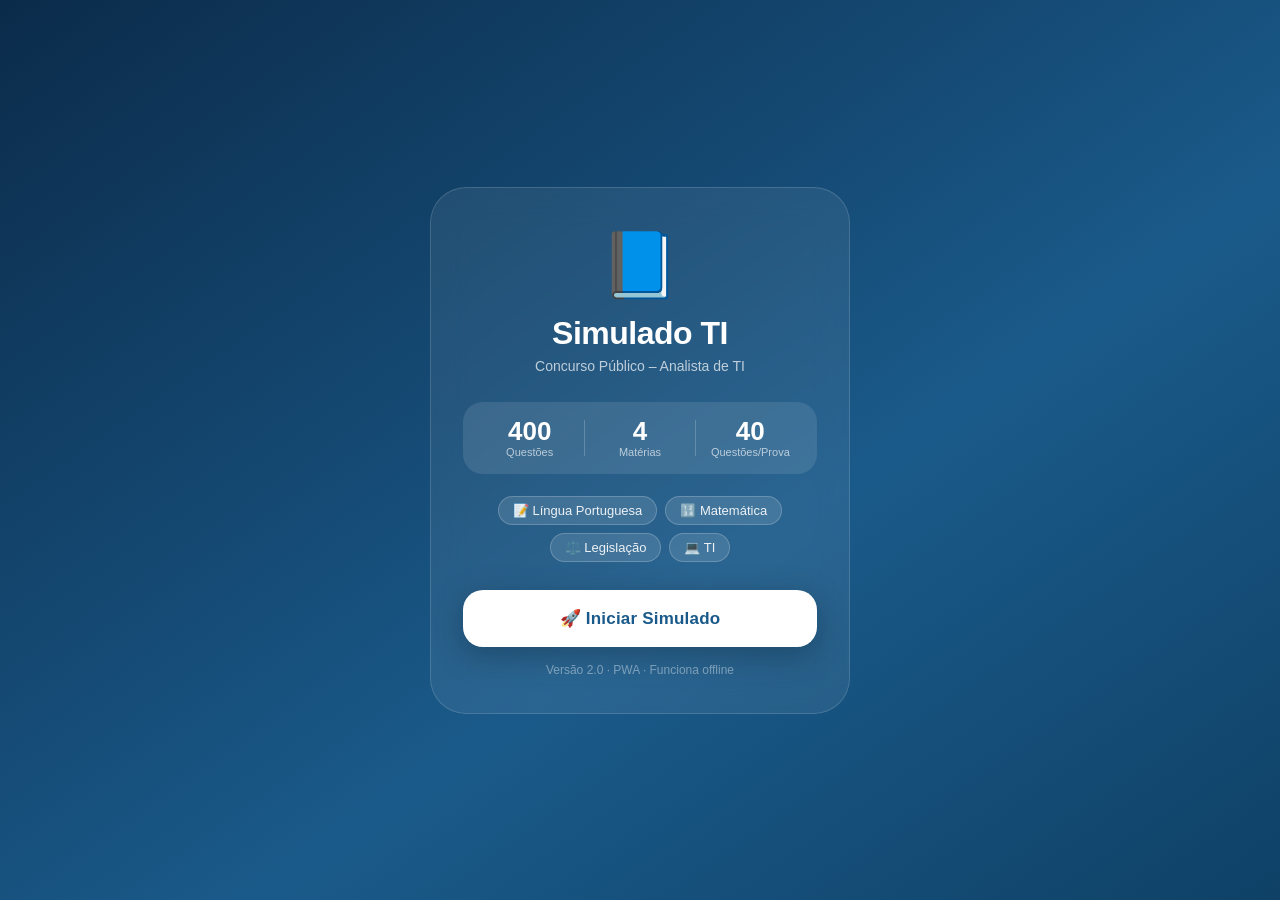
<file: index.html>
<!DOCTYPE html>
<html lang="pt-BR">
<head>
    <meta charset="UTF-8">
    <meta name="viewport" content="width=device-width, initial-scale=1.0, maximum-scale=1.0, user-scalable=no, viewport-fit=cover">
    <title>Simulado 400 – Analista de TI</title>
    <link rel="icon" href="data:image/svg+xml,%3Csvg xmlns='http://www.w3.org/2000/svg' viewBox='0 0 100 100'%3E%3Crect width='100' height='100' rx='20' fill='%231a5a8a'/%3E%3Ctext x='50' y='68' font-size='50' font-family='Arial' font-weight='bold' fill='white' text-anchor='middle'%3ES%3C/text%3E%3C/svg%3E" type="image/svg+xml">
    <link rel="manifest" href="manifest.json">
    <meta name="theme-color" content="#1a5a8a">
    <link rel="stylesheet" href="css/style.css">
</head>
<body>

<!-- ============================================
     TELA INICIAL (SPLASH / BOAS-VINDAS)
     ============================================ -->
<div id="splashScreen" class="splash-overlay">
    <div class="splash-card">
        <div class="splash-logo">📘</div>
        <h1 class="splash-title">Simulado TI</h1>
        <p class="splash-subtitle">Concurso Público – Analista de TI</p>

        <div class="splash-info">
            <div class="splash-stat">
                <span class="splash-stat-num">400</span>
                <span class="splash-stat-label">Questões</span>
            </div>
            <div class="splash-divider"></div>
            <div class="splash-stat">
                <span class="splash-stat-num">4</span>
                <span class="splash-stat-label">Matérias</span>
            </div>
            <div class="splash-divider"></div>
            <div class="splash-stat">
                <span class="splash-stat-num">40</span>
                <span class="splash-stat-label">Questões/Prova</span>
            </div>
        </div>

        <div class="splash-areas">
            <span class="splash-area-tag">📝 Língua Portuguesa</span>
            <span class="splash-area-tag">🔢 Matemática</span>
            <span class="splash-area-tag">⚖️ Legislação</span>
            <span class="splash-area-tag">💻 TI</span>
        </div>

        <button id="btnIniciarApp" class="splash-btn">
            🚀 Iniciar Simulado
        </button>

        <p class="splash-version">Versão 2.0 · PWA · Funciona offline</p>
    </div>
</div>

<div class="container" id="app" style="display:none;">
    <!-- Header -->
    <div class="header">
        <h1>📘 <span>Simulado TI</span></h1>
        <div class="header-actions">
            <button id="btnHistoryToggle" class="btn-icon" title="Histórico de Simulados">📊</button>
            <button id="btnThemeToggle" class="btn-icon" title="Alternar Tema Escuro/Claro">🌙</button>
        </div>
    </div>

    <!-- Selector de Modo -->
    <div class="mode-selector">
        <button id="modeBtnOficial" class="mode-btn active">🎯 Simulado Oficial (Edital)</button>
        <button id="modeBtnMateria" class="mode-btn">📚 Treino por Matéria</button>
    </div>

    <!-- Dropdown por Matéria (Oculto no modo Oficial) -->
    <div id="materiaSelectContainer" style="display: none;">
        <select id="materiaSelect" class="materia-select">
            <option value="todas">Todas as Matérias (Aleatório)</option>
            <option value="portugues">Língua Portuguesa</option>
            <option value="matematica">Matemática e Raciocínio Lógico</option>
            <option value="administracao">Administração / Legislação / Gov Digital</option>
            <option value="ti">Conhecimentos Específicos (TI)</option>
        </select>
    </div>

    <!-- Barra de Progresso -->
    <div class="progress-bar">
        <div class="progress-fill" id="progressFill"></div>
    </div>

    <!-- Estatísticas em Tempo Real -->
    <div class="info-row">
        <span><strong id="numAtual">1</strong>/<span id="totalQuestoes">40</span></span>
        <span>
            <span class="acertos">✅ <span id="acertos">0</span></span> |
            <span class="erros">❌ <span id="erros">0</span></span> |
            <span class="pontos">⭐ <span id="pontuacao">0</span> pts</span> |
            <span class="timer">⏱️ <span id="timerDisplay">00:00</span></span>
        </span>
    </div>

    <!-- Área de Questões -->
    <div id="questaoArea">
        <div id="categoriaBadge" class="categoria-badge">Área</div>
        <div class="pergunta" id="pergunta">Carregando...</div>
        <div class="opcoes" id="opcoesContainer"></div>
        <div class="feedback" id="feedback"></div>

        <div class="botoes">
            <button id="btnAnterior" disabled>◀ Anterior</button>
            <button id="btnVerificar" class="primario" disabled>Verificar</button>
            <button id="btnProxima">Próxima ▶</button>
            <button id="btnFinalizar" class="perigo">Finalizar</button>
        </div>
    </div>

    <!-- Tela de Resultado -->
    <div id="resultado">
        <h2>🏁 Simulado Concluído!</h2>
        <div class="nota" id="notaFinal">0%</div>
        <div class="detalhes">
            Você acertou <strong id="totalAcertosFinal">0</strong> de <strong id="totalQuestoesFinal">40</strong> questões.
            <br>
            Pontuação: <strong id="pontuacaoFinal">0</strong> de <strong id="pontuacaoMaxima">76</strong> pontos.
        </div>
        <div class="resumo-box">
            <span class="verde">✅ Acertos: <span id="resumoAcertos">0</span></span>
            &nbsp;|&nbsp;
            <span class="vermelho">❌ Erros: <span id="resumoErros">0</span></span>
            &nbsp;|&nbsp;
            <span class="azul">⭐ Pontos: <span id="resumoPontos">0</span></span>
        </div>
        <div class="resultado-botoes">
            <button class="btn-reiniciar" id="btnNovoSimulado">🔄 Novo Simulado</button>
            <button class="btn-sair" id="btnSair">🏠 Sair</button>
        </div>
    </div>

    <!-- Footer dentro do container para aparecer no mobile -->
    <div class="footer">
        Desenvolvido por <a href="https://www.linkedin.com/in/deividfcastro/" target="_blank">Deivid Castro</a>
    </div>
</div>

<!-- Modal do Histórico de Desempenho -->
<div id="modalHistorico" class="modal-overlay">
    <div class="modal-content">
        <div class="modal-header">
            <h3>📊 Histórico de Simulados</h3>
            <button id="btnFecharHistorico" class="btn-icon">✖</button>
        </div>
        <div class="modal-body" id="historicoLista">
            <!-- Preenchido via localStorage -->
        </div>
        <div class="modal-footer">
            <button id="btnLimparHistorico" class="btn-icon perigo" style="width: auto; border-radius: 20px; padding: 8px 16px;">Limpar Histórico</button>
        </div>
    </div>
</div>

<!-- Modal de Confirmação — Finalizar Simulado -->
<div id="modalFinalizar" class="modal-overlay">
    <div class="modal-content modal-finalizar">
        <div class="modal-finalizar-icon">🏁</div>
        <h3 class="modal-finalizar-titulo">Finalizar Simulado?</h3>
        <p class="modal-finalizar-sub" id="modalFinalizarSub">Você ainda tem questões não respondidas.</p>

        <div class="modal-finalizar-resumo" id="modalFinalizarResumo">
            <div class="mf-stat verde">
                <span class="mf-num" id="mfAcertos">0</span>
                <span class="mf-label">✅ Acertos</span>
            </div>
            <div class="mf-stat vermelho">
                <span class="mf-num" id="mfErros">0</span>
                <span class="mf-label">❌ Erros</span>
            </div>
            <div class="mf-stat azul">
                <span class="mf-num" id="mfPendentes">0</span>
                <span class="mf-label">⏳ Pendentes</span>
            </div>
        </div>

        <div class="modal-footer" style="margin-top:20px; justify-content:center; gap:12px;">
            <button id="btnCancelarFinalizar" class="mf-btn-cancelar">← Continuar</button>
            <button id="btnConfirmarFinalizar" class="mf-btn-confirmar">Finalizar ✔</button>
        </div>
    </div>
</div>


<!-- Scripts Modularizados -->
<script src="js/data/questions.js"></script>
<script src="js/storage.js"></script>
<script src="js/app.js"></script>

<!-- Service Worker Registration -->
<script>
    if ('serviceWorker' in navigator) {
        window.addEventListener('load', () => {
            navigator.serviceWorker.register('./sw.js').catch(err => {
                console.log('Service Worker registration failed:', err);
            });
        });
    }
</script>
<script type="text/javascript">
    aclib.runAutoTag({
        zoneId: '3a1xxnupkm',
    });
</script>

</body>
</html>
</file>
<file: css/style.css>
/* ============================================================
   SIMULADO CONCURSO TI - DESIGN SYSTEM & THEMES
   ============================================================ */
:root {
    --bg-primary: #f2f6fc;
    --card-bg: #ffffff;
    --text-primary: #0b2b4a;
    --text-secondary: #2c3e50;
    --brand-primary: #1a5a8a;
    --brand-dark: #0f4166;
    --border-color: #dde6ef;
    --badge-bg: #e67e22;
    --card-shadow: 0 8px 40px rgba(0, 0, 0, 0.08);
    
    --success: #1d7e3a;
    --success-bg: #e2f3e5;
    --danger: #b13a3a;
    --danger-bg: #fde8e8;
    --info-bg: #f0f5fb;
    --option-bg: #f9fcff;
    --option-hover: #eef5fc;
    --option-selected: #e1edfa;
    --letter-bg: #dce6f0;
    --letter-color: #1a3e5c;
    --btn-default-bg: #e6edf5;
    --footer-border: #e9eef4;
}

[data-theme="dark"] {
    --bg-primary: #0f172a;
    --card-bg: #1e293b;
    --text-primary: #f8fafc;
    --text-secondary: #cbd5e1;
    --brand-primary: #38bdf8;
    --brand-dark: #0284c7;
    --border-color: #334155;
    --badge-bg: #f97316;
    --card-shadow: 0 8px 40px rgba(0, 0, 0, 0.35);
    
    --success: #4ade80;
    --success-bg: #064e3b;
    --danger: #f87171;
    --danger-bg: #7f1d1d;
    --info-bg: #334155;
    --option-bg: #0f172a;
    --option-hover: #1e293b;
    --option-selected: #0369a1;
    --letter-bg: #334155;
    --letter-color: #f8fafc;
    --btn-default-bg: #334155;
    --footer-border: #334155;
}

* {
    margin: 0;
    padding: 0;
    box-sizing: border-box;
    -webkit-tap-highlight-color: transparent;
}

body {
    font-family: -apple-system, 'Segoe UI', Roboto, Helvetica, Arial, sans-serif;
    background: var(--bg-primary);
    color: var(--text-primary);
    min-height: 100vh;
    display: flex;
    flex-direction: column;
    align-items: center;
    padding: 12px;
    padding-top: 20px;
    transition: background 0.3s ease, color 0.3s ease;
}

.container {
    max-width: 520px;
    width: 100%;
    background: var(--card-bg);
    border-radius: 32px;
    padding: 22px 20px 30px;
    box-shadow: var(--card-shadow);
    flex: 1;
    transition: background 0.3s ease, box-shadow 0.3s ease;
}

/* Header & Controls */
.header {
    display: flex;
    align-items: center;
    justify-content: space-between;
    margin-bottom: 16px;
    gap: 8px;
}

.header h1 {
    font-size: 20px;
    font-weight: 700;
    color: var(--text-primary);
    display: flex;
    align-items: center;
    gap: 8px;
}

.header h1 span {
    background: var(--brand-primary);
    color: white;
    font-size: 12px;
    font-weight: 600;
    border-radius: 30px;
    padding: 4px 12px;
    white-space: nowrap;
}

.header-actions {
    display: flex;
    align-items: center;
    gap: 8px;
}

.btn-icon {
    background: var(--btn-default-bg);
    color: var(--text-primary);
    border: none;
    width: 38px;
    height: 38px;
    border-radius: 50%;
    font-size: 16px;
    cursor: pointer;
    display: flex;
    align-items: center;
    justify-content: center;
    transition: transform 0.2s ease, background 0.2s ease;
}

.btn-icon:hover {
    transform: scale(1.08);
}

.badge-rand {
    background: var(--badge-bg);
    color: white;
    font-size: 12px;
    font-weight: 600;
    border-radius: 30px;
    padding: 5px 12px;
    white-space: nowrap;
}

/* Selector Tabs / Mode Selector */
.mode-selector {
    display: flex;
    background: var(--info-bg);
    padding: 4px;
    border-radius: 24px;
    margin-bottom: 16px;
    gap: 4px;
}

.mode-btn {
    flex: 1;
    border: none;
    background: transparent;
    color: var(--text-secondary);
    padding: 8px 12px;
    border-radius: 20px;
    font-size: 13px;
    font-weight: 600;
    cursor: pointer;
    transition: background 0.2s ease, color 0.2s ease;
    text-align: center;
}

.mode-btn.active {
    background: var(--card-bg);
    color: var(--brand-primary);
    box-shadow: 0 2px 8px rgba(0, 0, 0, 0.08);
}

.materia-select {
    width: 100%;
    padding: 10px 14px;
    border-radius: 16px;
    border: 2px solid var(--border-color);
    background: var(--card-bg);
    color: var(--text-primary);
    font-size: 14px;
    font-weight: 600;
    margin-bottom: 16px;
    outline: none;
    cursor: pointer;
}

/* Progress bar */
.progress-bar {
    background: var(--info-bg);
    border-radius: 20px;
    height: 6px;
    width: 100%;
    margin-bottom: 14px;
    overflow: hidden;
}

.progress-fill {
    height: 100%;
    width: 0%;
    background: var(--brand-primary);
    border-radius: 20px;
    transition: width 0.3s ease;
}

/* Info Row */
.info-row {
    display: flex;
    justify-content: space-between;
    font-size: 13px;
    color: var(--text-secondary);
    background: var(--info-bg);
    padding: 10px 14px;
    border-radius: 40px;
    margin-bottom: 18px;
    font-weight: 500;
    flex-wrap: wrap;
    gap: 4px;
    align-items: center;
}

.info-row .acertos { color: var(--success); font-weight: 700; }
.info-row .erros { color: var(--danger); font-weight: 700; }
.info-row .pontos { color: var(--brand-primary); font-weight: 700; }
.info-row .timer { color: var(--badge-bg); font-weight: 700; }

/* Question Area */
.categoria-badge {
    display: inline-block;
    background: var(--info-bg);
    color: var(--brand-primary);
    font-size: 11px;
    font-weight: 700;
    text-transform: uppercase;
    letter-spacing: 0.5px;
    padding: 4px 10px;
    border-radius: 12px;
    margin-bottom: 10px;
}

.pergunta {
    font-size: 17px;
    font-weight: 600;
    color: var(--text-primary);
    margin-bottom: 20px;
    line-height: 1.5;
    min-height: 65px;
}

.opcoes {
    display: flex;
    flex-direction: column;
    gap: 12px;
    margin-bottom: 24px;
}

.opcao {
    background: var(--option-bg);
    border: 2px solid var(--border-color);
    border-radius: 16px;
    padding: 15px 16px;
    font-size: 15px;
    color: var(--text-primary);
    cursor: pointer;
    transition: all 0.15s ease;
    display: flex;
    align-items: center;
    gap: 14px;
    touch-action: manipulation;
    user-select: none;
}

.opcao:active:not(.desabilitada) {
    transform: scale(0.98);
    background: var(--option-hover);
}

.opcao .letra {
    background: var(--letter-bg);
    color: var(--letter-color);
    font-weight: 700;
    width: 34px;
    height: 34px;
    display: flex;
    align-items: center;
    justify-content: center;
    border-radius: 50%;
    flex-shrink: 0;
    font-size: 14px;
    transition: all 0.2s ease;
}

.opcao.selecionada {
    border-color: var(--brand-primary);
    background: var(--option-selected);
}

.opcao.selecionada .letra {
    background: var(--brand-primary);
    color: white;
}

.opcao.correto {
    border-color: var(--success);
    background: var(--success-bg);
}

.opcao.correto .letra {
    background: var(--success);
    color: white;
}

.opcao.errado {
    border-color: var(--danger);
    background: var(--danger-bg);
}

.opcao.errado .letra {
    background: var(--danger);
    color: white;
}

.opcao.desabilitada {
    cursor: default;
    opacity: 0.95;
}

.opcao.desabilitada:active {
    transform: none !important;
}

/* Feedback */
.feedback {
    padding: 14px 18px;
    border-radius: 16px;
    font-weight: 600;
    margin-bottom: 20px;
    display: none;
    font-size: 15px;
}

.feedback.correto {
    display: block;
    background: var(--success-bg);
    color: var(--success);
    border-left: 5px solid var(--success);
}

.feedback.errado {
    display: block;
    background: var(--danger-bg);
    color: var(--danger);
    border-left: 5px solid var(--danger);
}

/* Buttons */
.botoes {
    display: flex;
    gap: 10px;
    flex-wrap: wrap;
    justify-content: center;
}

.botoes button {
    background: var(--btn-default-bg);
    border: none;
    padding: 14px 18px;
    border-radius: 40px;
    font-weight: 600;
    font-size: 15px;
    color: var(--text-primary);
    cursor: pointer;
    transition: 0.2s;
    flex: 1;
    min-width: 75px;
    touch-action: manipulation;
}

.botoes button:active:not(:disabled) {
    transform: scale(0.95);
}

.botoes button.primario {
    background: var(--brand-primary);
    color: white;
}

.botoes button.primario:active:not(:disabled) {
    background: var(--brand-dark);
}

.botoes button.perigo {
    background: var(--danger);
    color: white;
}

.botoes button.perigo:active:not(:disabled) {
    opacity: 0.85;
}

.botoes button:disabled {
    opacity: 0.4;
    cursor: not-allowed;
    transform: none !important;
}

/* Result Screen */
#resultado {
    display: none;
    text-align: center;
    padding: 16px 10px 10px;
}

#resultado h2 {
    font-size: 24px;
    color: var(--text-primary);
    margin-bottom: 4px;
}

#resultado .nota {
    font-size: 52px;
    font-weight: 800;
    color: var(--brand-primary);
    margin: 6px 0;
}

#resultado .detalhes {
    font-size: 16px;
    color: var(--text-secondary);
}

.resumo-box {
    background: var(--info-bg);
    padding: 16px;
    border-radius: 20px;
    display: inline-block;
    margin: 16px auto 0;
    font-size: 16px;
}

.resumo-box .verde { color: var(--success); font-weight: 700; }
.resumo-box .vermelho { color: var(--danger); font-weight: 700; }
.resumo-box .azul { color: var(--brand-primary); font-weight: 700; }

.resultado-botoes {
    display: flex;
    flex-direction: column;
    align-items: center;
    gap: 12px;
    margin-top: 20px;
}

.btn-reiniciar {
    background: var(--brand-primary);
    color: white;
    padding: 15px 36px;
    border: none;
    border-radius: 40px;
    font-weight: 700;
    font-size: 17px;
    cursor: pointer;
    touch-action: manipulation;
    width: 100%;
    max-width: 280px;
    transition: transform 0.15s ease, background 0.15s ease;
}

.btn-reiniciar:hover { background: var(--brand-dark); transform: translateY(-1px); }
.btn-reiniciar:active { transform: scale(0.96); background: var(--brand-dark); }

.btn-sair {
    background: transparent;
    color: var(--text-secondary);
    padding: 10px 24px;
    border: 2px solid var(--border-color);
    border-radius: 40px;
    font-weight: 600;
    font-size: 15px;
    cursor: pointer;
    touch-action: manipulation;
    width: 100%;
    max-width: 280px;
    transition: transform 0.15s ease, border-color 0.15s ease, color 0.15s ease;
}

.btn-sair:hover {
    border-color: var(--brand-primary);
    color: var(--brand-primary);
    transform: translateY(-1px);
}

.btn-sair:active { transform: scale(0.96); }

/* Footer dentro do container */
#app .footer {
    margin-top: 20px;
    padding-top: 14px;
    border-top: 1px solid var(--footer-border);
    text-align: center;
    font-size: 13px;
    color: var(--text-secondary);
}

#app .footer a {
    color: var(--brand-primary);
    text-decoration: none;
    font-weight: 600;
}

#app .footer a:hover { text-decoration: underline; }

/* Modal History */
.modal-overlay {
    display: none;
    position: fixed;
    top: 0;
    left: 0;
    width: 100vw;
    height: 100vh;
    background: rgba(0, 0, 0, 0.5);
    z-index: 999;
    align-items: center;
    justify-content: center;
    padding: 16px;
    backdrop-filter: blur(4px);
}

.modal-content {
    background: var(--card-bg);
    border-radius: 28px;
    max-width: 480px;
    width: 100%;
    max-height: 85vh;
    display: flex;
    flex-direction: column;
    padding: 20px;
    box-shadow: var(--card-shadow);
}

.modal-header {
    display: flex;
    align-items: center;
    justify-content: space-between;
    margin-bottom: 16px;
}

.modal-header h3 {
    font-size: 18px;
    color: var(--text-primary);
}

.modal-body {
    flex: 1;
    overflow-y: auto;
    display: flex;
    flex-direction: column;
    gap: 10px;
    padding-right: 4px;
}

.historico-item {
    background: var(--info-bg);
    padding: 12px 16px;
    border-radius: 16px;
    display: flex;
    justify-content: space-between;
    align-items: center;
    font-size: 14px;
}

.historico-item .data { font-size: 12px; color: var(--text-secondary); }
.historico-item .nota-badge {
    background: var(--brand-primary);
    color: white;
    padding: 4px 10px;
    border-radius: 20px;
    font-weight: 700;
}

.modal-footer {
    margin-top: 16px;
    display: flex;
    justify-content: space-between;
    gap: 10px;
}

.modal-footer button {
    padding: 10px 18px;
    border-radius: 30px;
    border: none;
    font-weight: 600;
    font-size: 14px;
    cursor: pointer;
}

/* Footer */
.footer {
    text-align: center;
    margin-top: 16px;
    padding: 12px 0 4px;
    font-size: 13px;
    color: var(--text-secondary);
    border-top: 1px solid var(--footer-border);
    width: 100%;
    max-width: 520px;
}

.footer a {
    color: var(--brand-primary);
    text-decoration: none;
    font-weight: 600;
}

.footer a:hover { text-decoration: underline; }

/* Responsive adjustments */
@media (max-width: 480px) {
    .container { padding: 18px 14px 24px; border-radius: 24px; }
    .header h1 { font-size: 18px; }
    .pergunta { font-size: 16px; }
    .opcao { padding: 13px 14px; font-size: 14px; }
    .botoes button { font-size: 14px; padding: 12px 12px; }
    .info-row { font-size: 12px; padding: 8px 10px; }
}

/* ============================================================
   SPLASH / TELA INICIAL
   ============================================================ */
.splash-overlay {
    position: fixed;
    inset: 0;
    background: linear-gradient(145deg, #0b2b4a 0%, #1a5a8a 60%, #0f4166 100%);
    display: flex;
    align-items: center;
    justify-content: center;
    z-index: 2000;
    padding: 20px;
    transition: opacity 0.45s ease, transform 0.45s ease;
}

.splash-overlay.fade-out {
    opacity: 0;
    transform: scale(1.04);
    pointer-events: none;
}

.splash-card {
    background: rgba(255, 255, 255, 0.07);
    backdrop-filter: blur(16px);
    -webkit-backdrop-filter: blur(16px);
    border: 1px solid rgba(255, 255, 255, 0.15);
    border-radius: 36px;
    padding: 40px 32px 36px;
    max-width: 420px;
    width: 100%;
    text-align: center;
    animation: splashIn 0.5s cubic-bezier(0.34, 1.56, 0.64, 1) both;
}

@keyframes splashIn {
    from { opacity: 0; transform: translateY(30px) scale(0.95); }
    to   { opacity: 1; transform: translateY(0) scale(1); }
}

.splash-logo {
    font-size: 64px;
    margin-bottom: 12px;
    animation: float 3s ease-in-out infinite;
}

@keyframes float {
    0%, 100% { transform: translateY(0); }
    50%       { transform: translateY(-8px); }
}

.splash-title {
    font-size: 32px;
    font-weight: 800;
    color: #ffffff;
    letter-spacing: -0.5px;
    margin-bottom: 6px;
}

.splash-subtitle {
    font-size: 14px;
    color: rgba(255,255,255,0.7);
    margin-bottom: 28px;
    font-weight: 500;
}

.splash-info {
    display: flex;
    align-items: center;
    justify-content: center;
    gap: 0;
    background: rgba(255,255,255,0.1);
    border-radius: 20px;
    padding: 16px 20px;
    margin-bottom: 22px;
}

.splash-stat {
    display: flex;
    flex-direction: column;
    align-items: center;
    gap: 2px;
    flex: 1;
}

.splash-stat-num {
    font-size: 26px;
    font-weight: 800;
    color: #ffffff;
    line-height: 1;
}

.splash-stat-label {
    font-size: 11px;
    color: rgba(255,255,255,0.65);
    font-weight: 500;
}

.splash-divider {
    width: 1px;
    height: 36px;
    background: rgba(255,255,255,0.2);
    margin: 0 8px;
}

.splash-areas {
    display: flex;
    flex-wrap: wrap;
    gap: 8px;
    justify-content: center;
    margin-bottom: 28px;
}

.splash-area-tag {
    background: rgba(255,255,255,0.12);
    border: 1px solid rgba(255,255,255,0.2);
    color: rgba(255,255,255,0.9);
    padding: 6px 14px;
    border-radius: 30px;
    font-size: 13px;
    font-weight: 500;
}

.splash-btn {
    width: 100%;
    padding: 18px;
    background: #ffffff;
    color: #1a5a8a;
    border: none;
    border-radius: 20px;
    font-size: 17px;
    font-weight: 800;
    cursor: pointer;
    letter-spacing: 0.2px;
    transition: transform 0.15s ease, box-shadow 0.15s ease, background 0.15s ease;
    box-shadow: 0 8px 32px rgba(0,0,0,0.25);
    margin-bottom: 16px;
}

.splash-btn:hover {
    transform: translateY(-2px);
    box-shadow: 0 12px 40px rgba(0,0,0,0.35);
    background: #f0f8ff;
}

.splash-btn:active {
    transform: scale(0.97);
}

.splash-version {
    font-size: 12px;
    color: rgba(255,255,255,0.4);
}

/* ============================================================
   MODAL FINALIZAR SIMULADO
   ============================================================ */
.modal-finalizar {
    text-align: center;
    max-width: 380px;
    animation: modalPop 0.3s cubic-bezier(0.34, 1.56, 0.64, 1) both;
}

@keyframes modalPop {
    from { opacity: 0; transform: scale(0.88) translateY(20px); }
    to   { opacity: 1; transform: scale(1) translateY(0); }
}

.modal-finalizar-icon {
    font-size: 52px;
    margin-bottom: 12px;
    animation: float 2.5s ease-in-out infinite;
}

.modal-finalizar-titulo {
    font-size: 22px;
    font-weight: 800;
    color: var(--text-primary);
    margin-bottom: 8px;
}

.modal-finalizar-sub {
    font-size: 14px;
    color: var(--text-secondary);
    margin-bottom: 20px;
    line-height: 1.5;
}

.modal-finalizar-resumo {
    display: flex;
    justify-content: center;
    gap: 12px;
    margin-bottom: 4px;
}

.mf-stat {
    display: flex;
    flex-direction: column;
    align-items: center;
    gap: 4px;
    padding: 14px 18px;
    border-radius: 18px;
    min-width: 80px;
    flex: 1;
}

.mf-stat.verde  { background: var(--success-bg); }
.mf-stat.vermelho { background: var(--danger-bg); }
.mf-stat.azul   { background: var(--info-bg); }

.mf-num {
    font-size: 28px;
    font-weight: 800;
    line-height: 1;
    color: var(--text-primary);
}

.mf-label {
    font-size: 12px;
    font-weight: 600;
    color: var(--text-secondary);
}

.mf-btn-cancelar {
    flex: 1;
    padding: 14px 20px;
    background: var(--btn-default-bg);
    color: var(--text-primary);
    border: none;
    border-radius: 20px;
    font-size: 15px;
    font-weight: 700;
    cursor: pointer;
    transition: transform 0.15s ease, background 0.15s ease;
}

.mf-btn-cancelar:hover {
    transform: translateY(-1px);
    background: var(--border-color);
}

.mf-btn-confirmar {
    flex: 1;
    padding: 14px 20px;
    background: linear-gradient(135deg, #e74c3c, #c0392b);
    color: white;
    border: none;
    border-radius: 20px;
    font-size: 15px;
    font-weight: 700;
    cursor: pointer;
    transition: transform 0.15s ease, box-shadow 0.15s ease;
    box-shadow: 0 4px 16px rgba(192,57,43,0.35);
}

.mf-btn-confirmar:hover {
    transform: translateY(-2px);
    box-shadow: 0 8px 24px rgba(192,57,43,0.45);
}

.mf-btn-confirmar:active {
    transform: scale(0.97);
}
</file>
